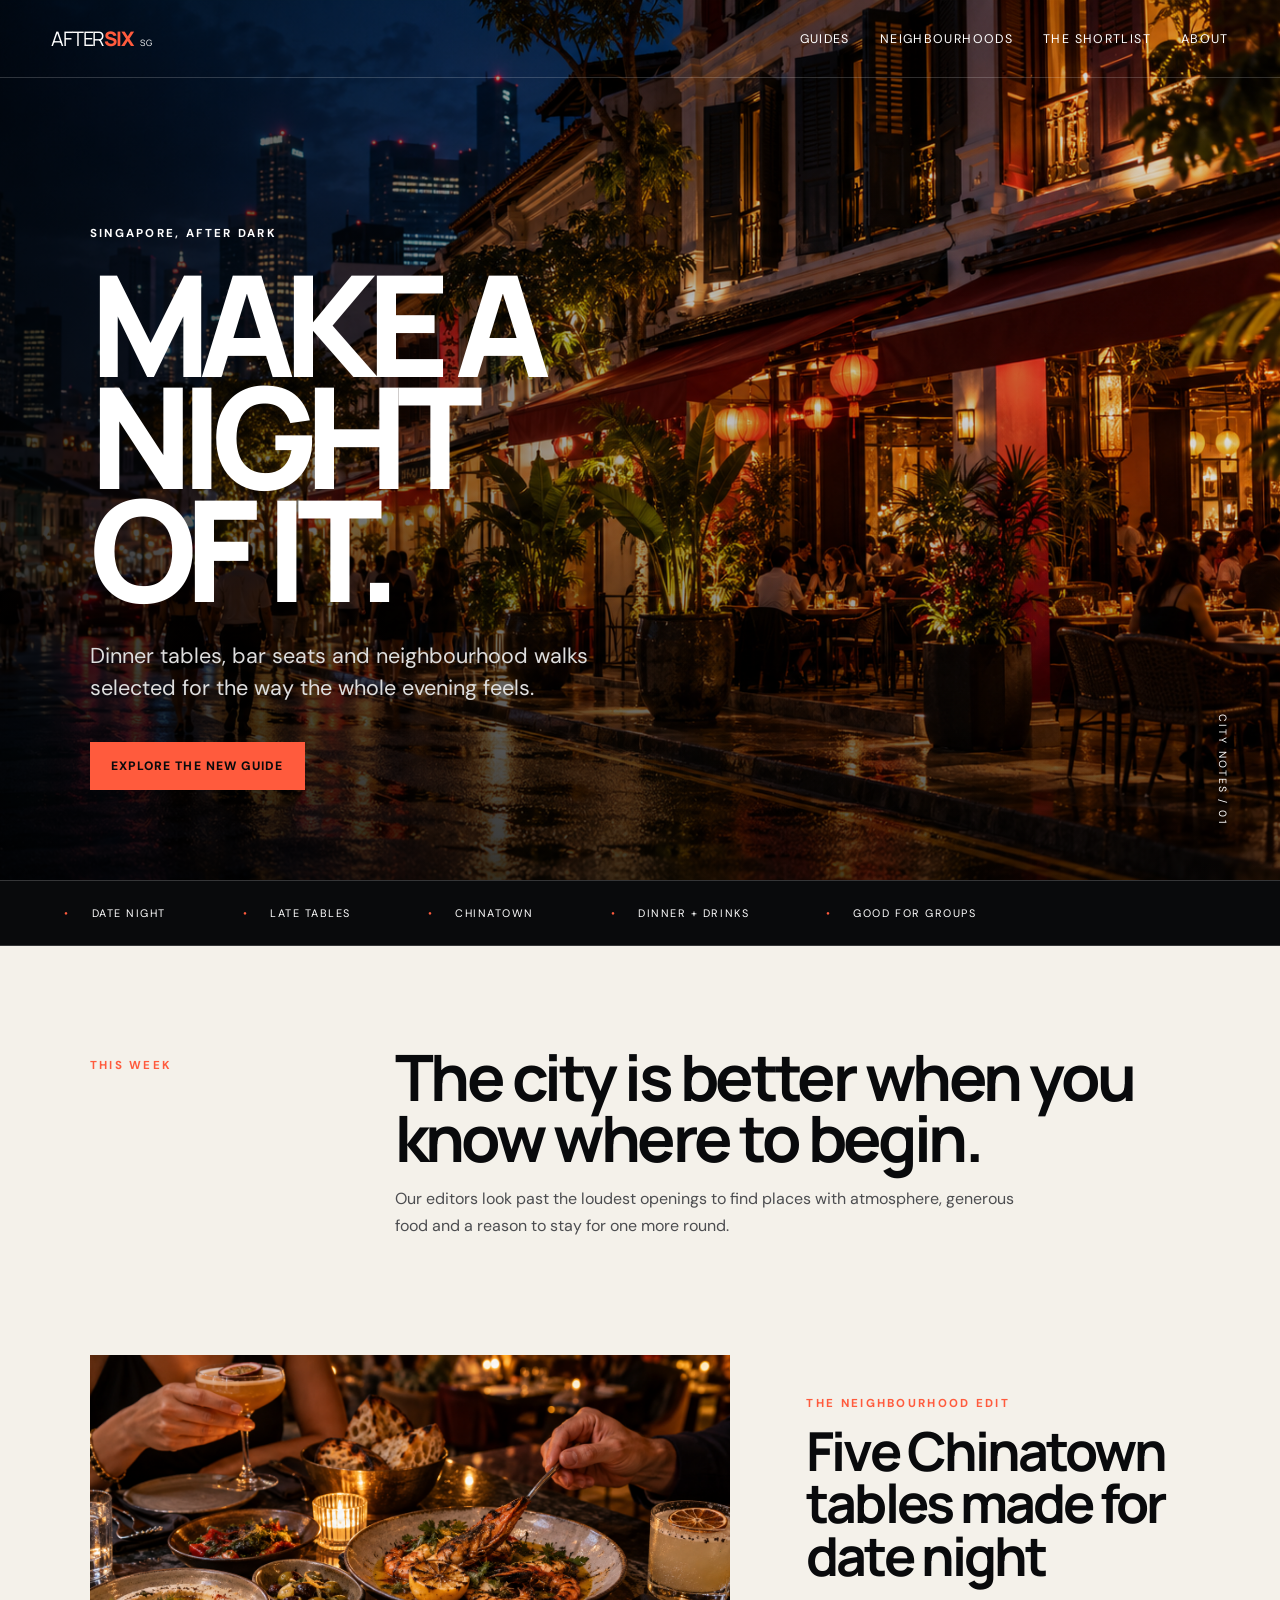
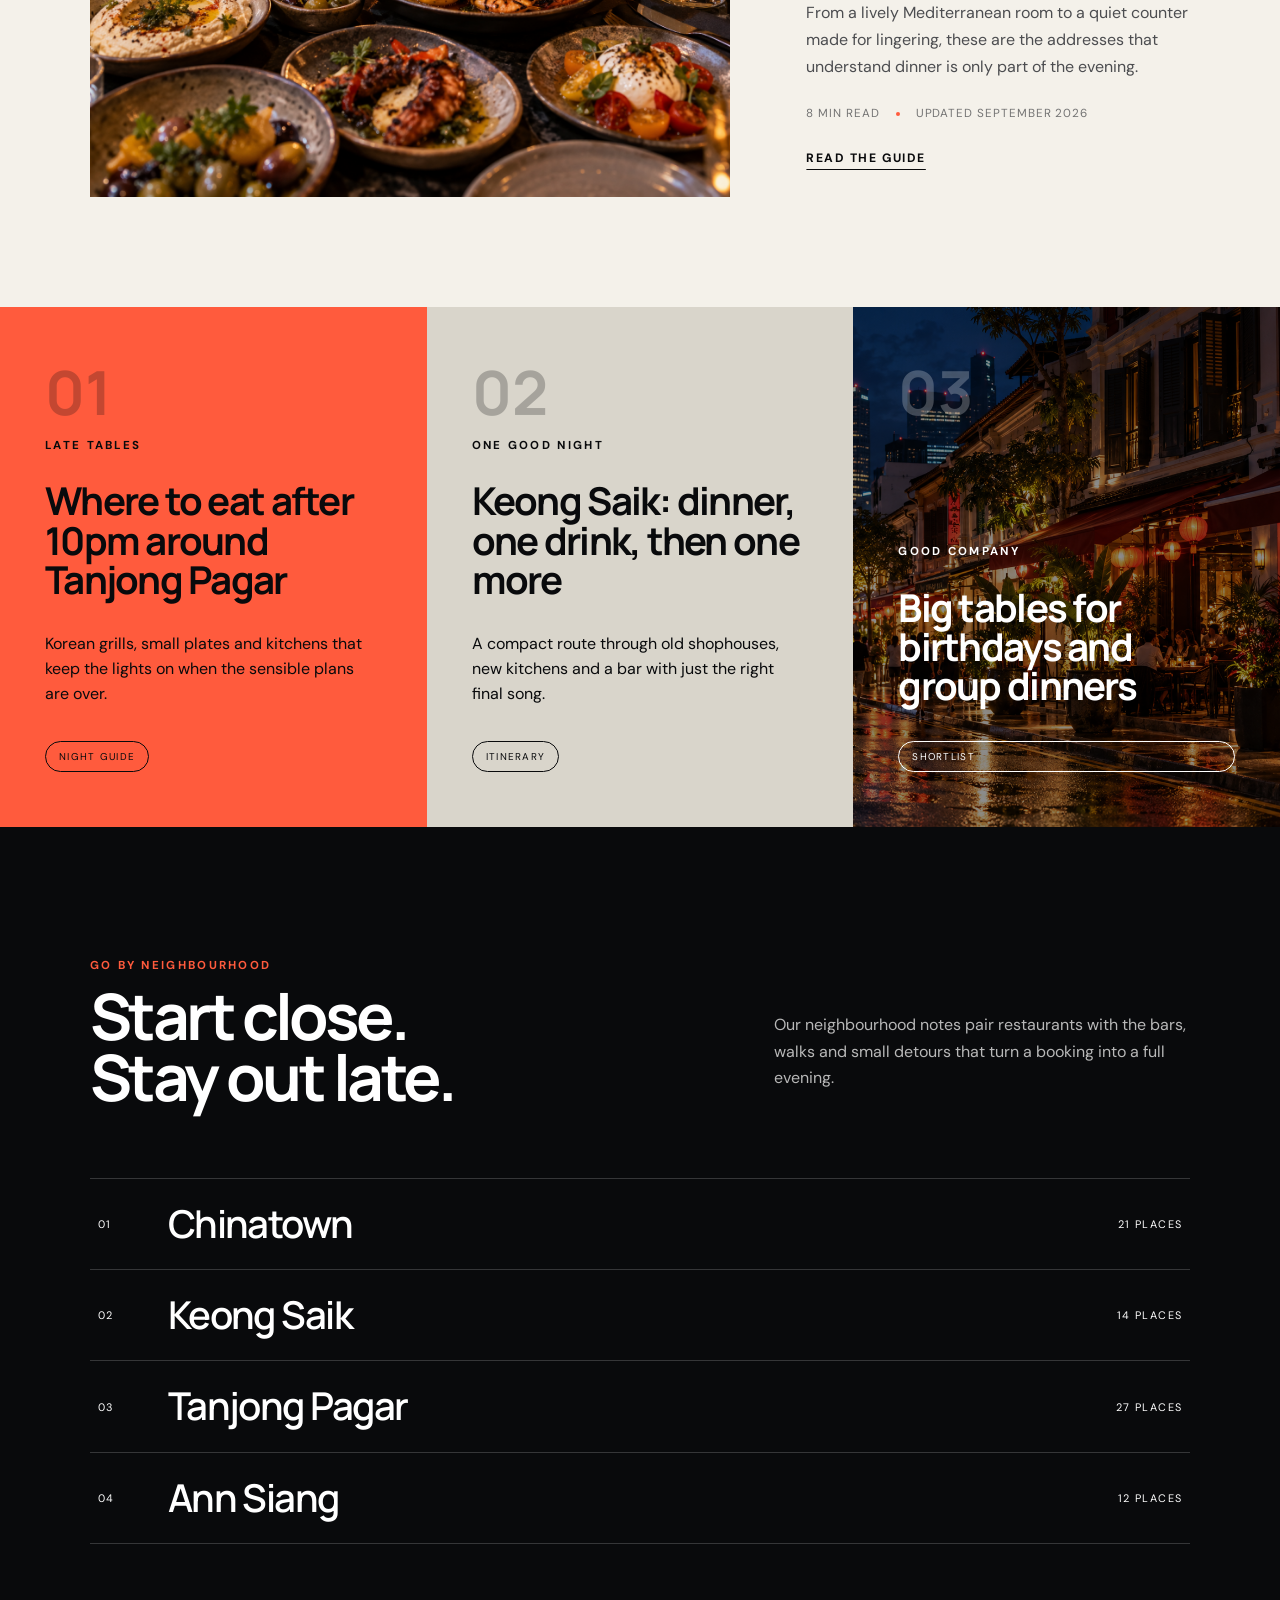
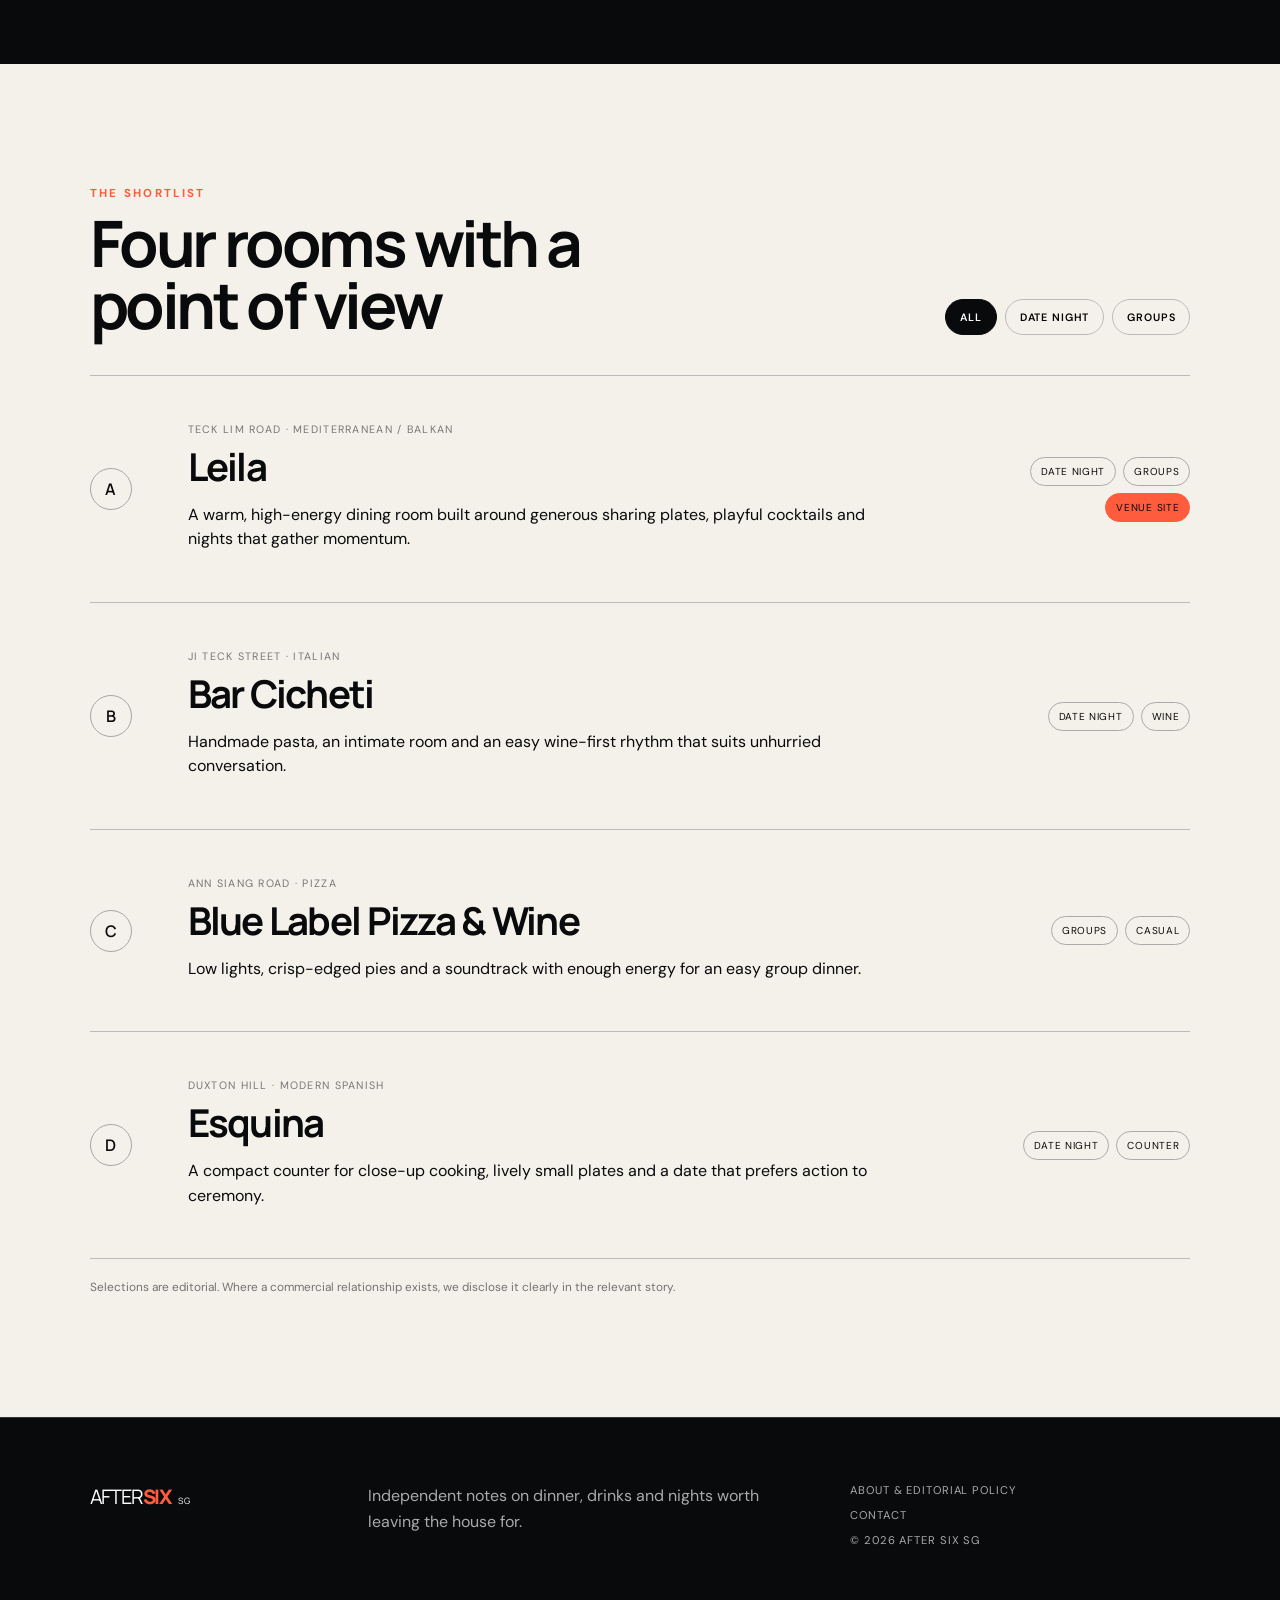
<file: index.html>
<!doctype html>
<html lang="en">
<head>
  <meta charset="utf-8">
  <meta name="viewport" content="width=device-width, initial-scale=1"><link rel="canonical" href="https://aftersixsingapore.com/">
  <title>After Six Singapore — Where the city goes after dark</title>
  <meta name="description" content="Independent notes on dinner, drinks and nights worth leaving the house for in Singapore.">
  <link rel="icon" type="image/svg+xml" href="data:image/svg+xml,%3Csvg xmlns='http://www.w3.org/2000/svg' viewBox='0 0 64 64'%3E%3Crect width='64' height='64' rx='12' fill='%23090a0c'/%3E%3Cpath d='M18 42 32 12l14 30h-8l-2.5-6h-12L21 42h-3Zm8.4-13h6.2L29.5 21l-3.1 8Z' fill='%23ff5b3d'/%3E%3C/svg%3E">
  <link rel="preconnect" href="https://fonts.googleapis.com">
  <link rel="preconnect" href="https://fonts.gstatic.com" crossorigin>
  <link href="https://fonts.googleapis.com/css2?family=DM+Sans:wght@400;500;600;700&family=Manrope:wght@500;600;700;800&display=swap" rel="stylesheet">
  <link rel="stylesheet" href="styles.css">
</head>
<body>
  <header class="topbar">
    <a class="brand" href="index.html" aria-label="After Six Singapore home"><span>AFTER</span><strong>SIX</strong><small>SG</small></a>
    <nav aria-label="Primary navigation">
      <a href="#guides">Guides</a><a href="#neighbourhoods">Neighbourhoods</a><a href="#shortlist">The Shortlist</a><a href="about.html">About</a>
    </nav>
    <button class="menu" type="button" aria-label="Open menu" aria-expanded="false">Menu</button>
  </header>

  <main>
    <section class="hero">
      <img src="assets/singapore-after-dark.png" alt="A lively Singapore dining street glowing after rain">
      <div class="hero-shade"></div>
      <div class="hero-copy">
        <p class="eyebrow">Singapore, after dark</p>
        <h1>Make a night<br>of it.</h1>
        <p>Dinner tables, bar seats and neighbourhood walks selected for the way the whole evening feels.</p>
        <a class="button" href="date-night-chinatown.html">Explore the new guide</a>
      </div>
      <div class="issue">CITY NOTES / 01</div>
    </section>

    <section class="ticker" aria-label="Popular guide topics">
      <span>Date night</span><span>Late tables</span><span>Chinatown</span><span>Dinner + drinks</span><span>Good for groups</span>
    </section>

    <section class="intro" id="guides">
      <p class="eyebrow coral">This week</p>
      <div>
        <h2>The city is better when you know where to begin.</h2>
        <p>Our editors look past the loudest openings to find places with atmosphere, generous food and a reason to stay for one more round.</p>
      </div>
    </section>

    <section class="lead-story">
      <a class="lead-image" href="date-night-chinatown.html"><img src="assets/date-night-table.png" alt="A Mediterranean dinner table set for two"></a>
      <div class="lead-copy">
        <p class="eyebrow coral">The neighbourhood edit</p>
        <h2>Five Chinatown tables made for date night</h2>
        <p>From a lively Mediterranean room to a quiet counter made for lingering, these are the addresses that understand dinner is only part of the evening.</p>
        <div class="meta">8 min read <span></span> Updated September 2026</div>
        <a class="text-link" href="date-night-chinatown.html">Read the guide</a>
      </div>
    </section>

    <section class="guide-grid" aria-label="Latest city guides">
      <article class="story-card hot">
        <div class="card-number">01</div><p class="eyebrow">Late tables</p>
        <h3>Where to eat after 10pm around Tanjong Pagar</h3>
        <p>Korean grills, small plates and kitchens that keep the lights on when the sensible plans are over.</p>
        <span class="pill">Night guide</span>
      </article>
      <article class="story-card cream">
        <div class="card-number">02</div><p class="eyebrow">One good night</p>
        <h3>Keong Saik: dinner, one drink, then one more</h3>
        <p>A compact route through old shophouses, new kitchens and a bar with just the right final song.</p>
        <span class="pill">Itinerary</span>
      </article>
      <article class="story-card photo-card">
        <img src="assets/singapore-after-dark.png" alt="Singapore dining street at night">
        <div><div class="card-number">03</div><p class="eyebrow">Good company</p><h3>Big tables for birthdays and group dinners</h3><span class="pill">Shortlist</span></div>
      </article>
    </section>

    <section class="neighbourhoods" id="neighbourhoods">
      <div class="section-head">
        <div><p class="eyebrow coral">Go by neighbourhood</p><h2>Start close.<br>Stay out late.</h2></div>
        <p>Our neighbourhood notes pair restaurants with the bars, walks and small detours that turn a booking into a full evening.</p>
      </div>
      <div class="hood-list">
        <a href="date-night-chinatown.html"><span>01</span><strong>Chinatown</strong><em>21 places</em></a>
        <a href="date-night-chinatown.html"><span>02</span><strong>Keong Saik</strong><em>14 places</em></a>
        <a href="date-night-chinatown.html"><span>03</span><strong>Tanjong Pagar</strong><em>27 places</em></a>
        <a href="date-night-chinatown.html"><span>04</span><strong>Ann Siang</strong><em>12 places</em></a>
      </div>
    </section>

    <section class="shortlist" id="shortlist">
      <div class="section-head compact">
        <div><p class="eyebrow coral">The shortlist</p><h2>Four rooms with a point of view</h2></div>
        <div class="filters" aria-label="Filter recommendations"><button class="active" data-filter="all">All</button><button data-filter="date">Date night</button><button data-filter="groups">Groups</button></div>
      </div>
      <div class="venue-list">
        <article class="venue" data-kind="date groups"><div class="venue-index">A</div><div><p class="venue-area">Teck Lim Road · Mediterranean / Balkan</p><h3>Leila</h3><p>A warm, high-energy dining room built around generous sharing plates, playful cocktails and nights that gather momentum.</p></div><div class="venue-tags"><span>Date night</span><span>Groups</span><a href="https://www.leilasingapore.com/" target="_blank" rel="noopener">Venue site</a></div></article>
        <article class="venue" data-kind="date"><div class="venue-index">B</div><div><p class="venue-area">Ji Teck Street · Italian</p><h3>Bar Cicheti</h3><p>Handmade pasta, an intimate room and an easy wine-first rhythm that suits unhurried conversation.</p></div><div class="venue-tags"><span>Date night</span><span>Wine</span></div></article>
        <article class="venue" data-kind="groups"><div class="venue-index">C</div><div><p class="venue-area">Ann Siang Road · Pizza</p><h3>Blue Label Pizza & Wine</h3><p>Low lights, crisp-edged pies and a soundtrack with enough energy for an easy group dinner.</p></div><div class="venue-tags"><span>Groups</span><span>Casual</span></div></article>
        <article class="venue" data-kind="date"><div class="venue-index">D</div><div><p class="venue-area">Duxton Hill · Modern Spanish</p><h3>Esquina</h3><p>A compact counter for close-up cooking, lively small plates and a date that prefers action to ceremony.</p></div><div class="venue-tags"><span>Date night</span><span>Counter</span></div></article>
      </div>
      <p class="disclosure-note">Selections are editorial. Where a commercial relationship exists, we disclose it clearly in the relevant story.</p>
    </section>
  </main>

  <footer>
    <a class="brand" href="index.html"><span>AFTER</span><strong>SIX</strong><small>SG</small></a>
    <p>Independent notes on dinner, drinks and nights worth leaving the house for.</p>
    <div><a href="about.html">About & editorial policy</a><a href="mailto:hello@aftersix.sg">Contact</a><span>© 2026 After Six SG</span></div>
  </footer>

  <script src="script.js"></script>
</body>
</html>
</file>
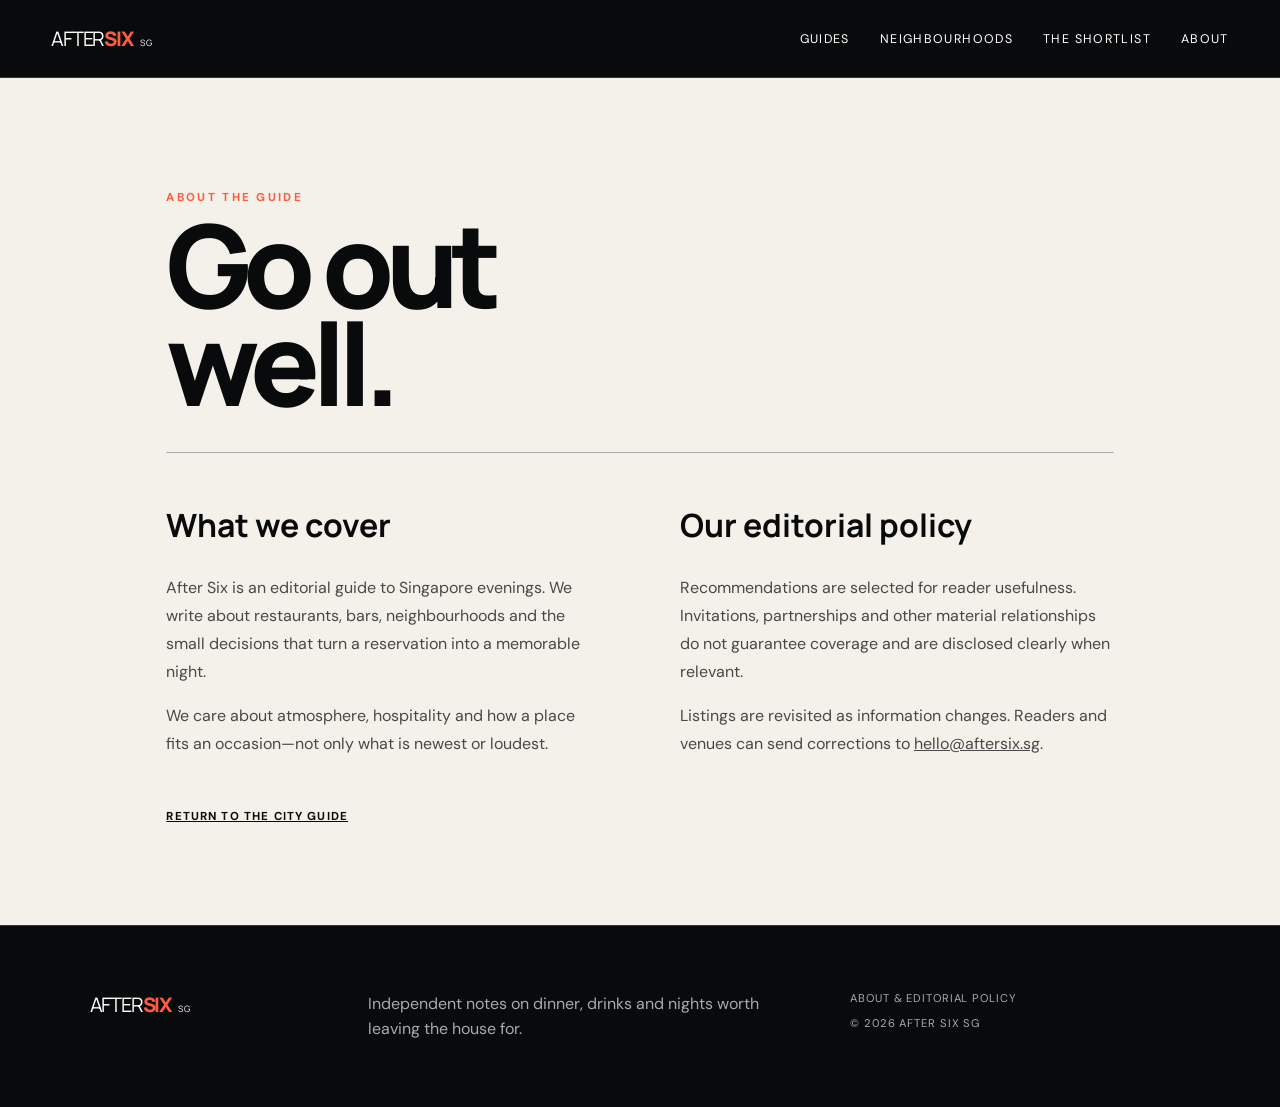
<file: about.html>
<!doctype html><html lang="en"><head><meta charset="utf-8"><meta name="viewport" content="width=device-width, initial-scale=1"><link rel="canonical" href="https://aftersixsingapore.com/about.html"><title>About — After Six SG</title><link rel="icon" type="image/svg+xml" href="data:image/svg+xml,%3Csvg xmlns='http://www.w3.org/2000/svg' viewBox='0 0 64 64'%3E%3Crect width='64' height='64' rx='12' fill='%23090a0c'/%3E%3Cpath d='M18 42 32 12l14 30h-8l-2.5-6h-12L21 42h-3Zm8.4-13h6.2L29.5 21l-3.1 8Z' fill='%23ff5b3d'/%3E%3C/svg%3E"><link rel="preconnect" href="https://fonts.googleapis.com"><link rel="preconnect" href="https://fonts.gstatic.com" crossorigin><link href="https://fonts.googleapis.com/css2?family=DM+Sans:wght@400;500;600;700&family=Manrope:wght@500;600;700;800&display=swap" rel="stylesheet"><link rel="stylesheet" href="styles.css"></head><body><header class="topbar solid"><a class="brand" href="index.html"><span>AFTER</span><strong>SIX</strong><small>SG</small></a><nav><a href="index.html#guides">Guides</a><a href="index.html#neighbourhoods">Neighbourhoods</a><a href="index.html#shortlist">The Shortlist</a><a href="about.html">About</a></nav><button class="menu" type="button" aria-label="Open menu">Menu</button></header><main class="about-wrap"><p class="eyebrow coral">About the guide</p><h1>Go out<br>well.</h1><div class="about-grid"><section><h2>What we cover</h2><p>After Six is an editorial guide to Singapore evenings. We write about restaurants, bars, neighbourhoods and the small decisions that turn a reservation into a memorable night.</p><p>We care about atmosphere, hospitality and how a place fits an occasion—not only what is newest or loudest.</p></section><section><h2>Our editorial policy</h2><p>Recommendations are selected for reader usefulness. Invitations, partnerships and other material relationships do not guarantee coverage and are disclosed clearly when relevant.</p><p>Listings are revisited as information changes. Readers and venues can send corrections to <a href="mailto:hello@aftersix.sg">hello@aftersix.sg</a>.</p></section></div><a class="back-link" href="index.html">Return to the city guide</a></main><footer><a class="brand" href="index.html"><span>AFTER</span><strong>SIX</strong><small>SG</small></a><p>Independent notes on dinner, drinks and nights worth leaving the house for.</p><div><a href="about.html">About & editorial policy</a><span>© 2026 After Six SG</span></div></footer><script src="script.js"></script></body></html>
</file>
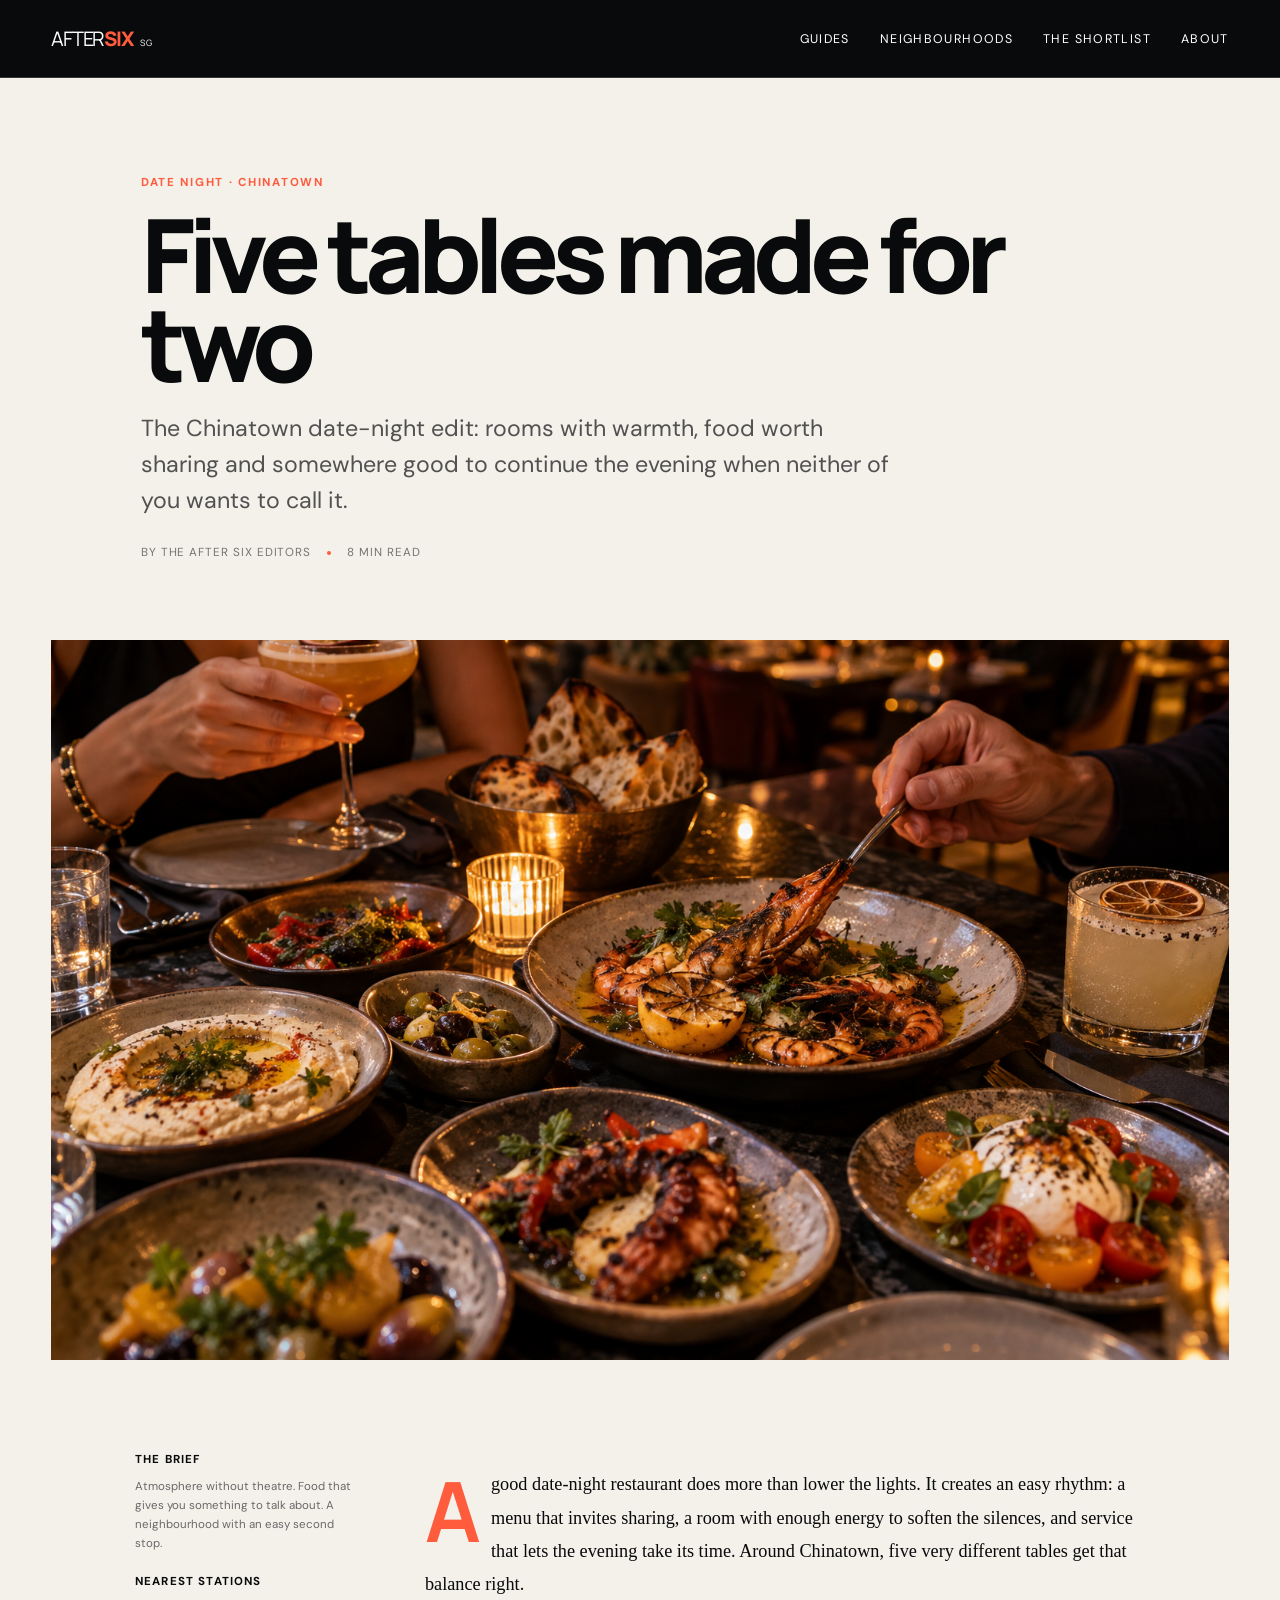
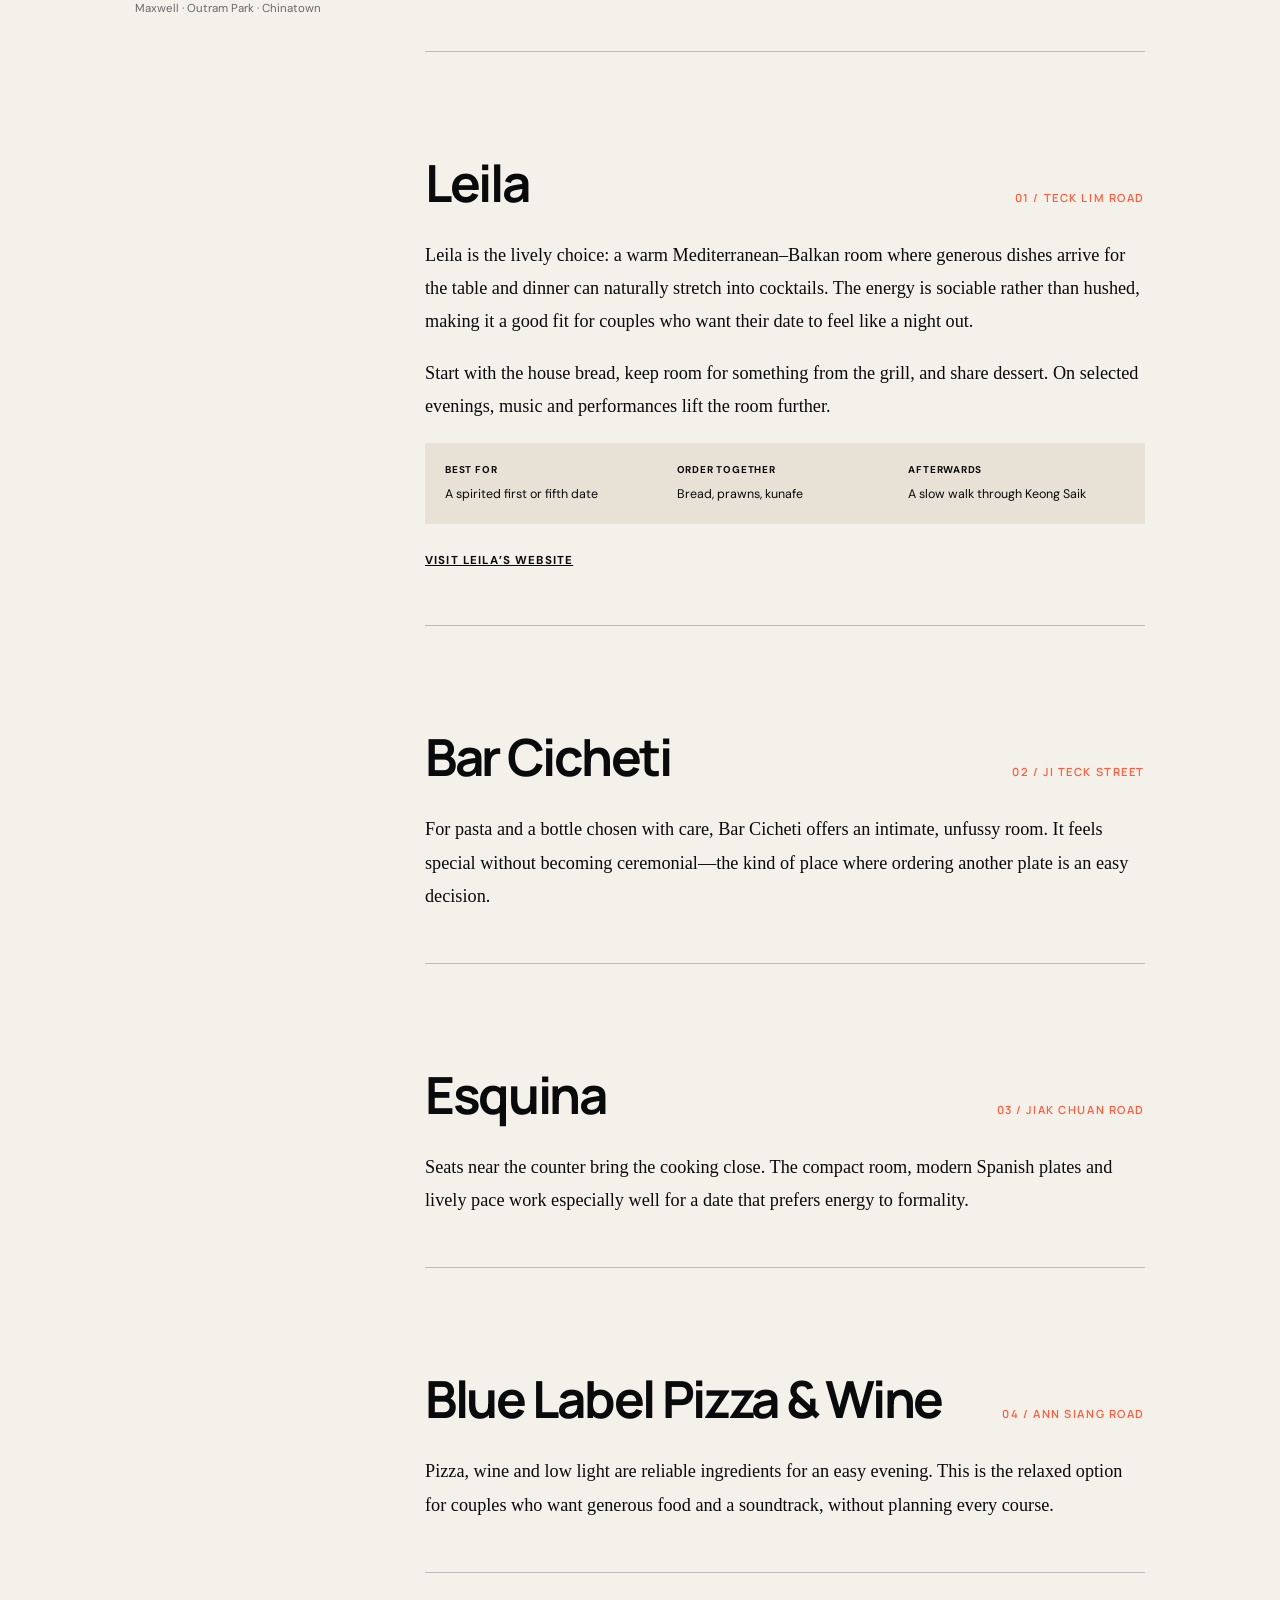
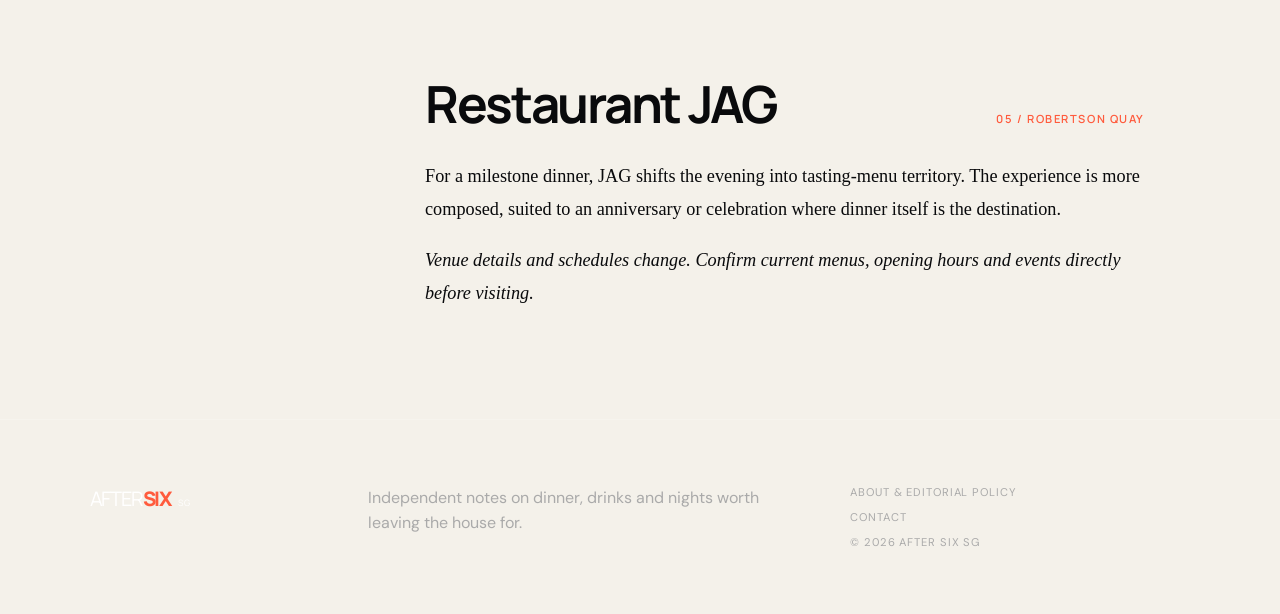
<file: date-night-chinatown.html>
<!doctype html><html lang="en"><head><meta charset="utf-8"><meta name="viewport" content="width=device-width, initial-scale=1"><link rel="canonical" href="https://aftersixsingapore.com/date-night-chinatown.html"><title>Five Chinatown Tables Made for Date Night — After Six SG</title><meta name="description" content="Five atmospheric Chinatown restaurants for a Singapore date night."><link rel="icon" type="image/svg+xml" href="data:image/svg+xml,%3Csvg xmlns='http://www.w3.org/2000/svg' viewBox='0 0 64 64'%3E%3Crect width='64' height='64' rx='12' fill='%23090a0c'/%3E%3Cpath d='M18 42 32 12l14 30h-8l-2.5-6h-12L21 42h-3Zm8.4-13h6.2L29.5 21l-3.1 8Z' fill='%23ff5b3d'/%3E%3C/svg%3E"><link rel="preconnect" href="https://fonts.googleapis.com"><link rel="preconnect" href="https://fonts.gstatic.com" crossorigin><link href="https://fonts.googleapis.com/css2?family=DM+Sans:wght@400;500;600;700&family=Manrope:wght@500;600;700;800&display=swap" rel="stylesheet"><link rel="stylesheet" href="styles.css"></head><body class="article-page"><header class="topbar solid"><a class="brand" href="index.html"><span>AFTER</span><strong>SIX</strong><small>SG</small></a><nav><a href="index.html#guides">Guides</a><a href="index.html#neighbourhoods">Neighbourhoods</a><a href="index.html#shortlist">The Shortlist</a><a href="about.html">About</a></nav><button class="menu" type="button" aria-label="Open menu" aria-expanded="false">Menu</button></header><main><header class="article-hero"><p class="kicker">Date night · Chinatown</p><h1>Five tables made for two</h1><p class="dek">The Chinatown date-night edit: rooms with warmth, food worth sharing and somewhere good to continue the evening when neither of you wants to call it.</p><div class="meta">By The After Six Editors <span></span> 8 min read</div></header><img class="article-image" src="assets/date-night-table.png" alt="A candlelit table filled with Mediterranean plates"><div class="article-body"><aside class="article-aside"><strong>The brief</strong>Atmosphere without theatre. Food that gives you something to talk about. A neighbourhood with an easy second stop.<br><br><strong>Nearest stations</strong>Maxwell · Outram Park · Chinatown</aside><article class="prose"><p>A good date-night restaurant does more than lower the lights. It creates an easy rhythm: a menu that invites sharing, a room with enough energy to soften the silences, and service that lets the evening take its time. Around Chinatown, five very different tables get that balance right.</p><section class="place"><div class="place-top"><h2>Leila</h2><span class="place-no">01 / TECK LIM ROAD</span></div><p>Leila is the lively choice: a warm Mediterranean–Balkan room where generous dishes arrive for the table and dinner can naturally stretch into cocktails. The energy is sociable rather than hushed, making it a good fit for couples who want their date to feel like a night out.</p><p>Start with the house bread, keep room for something from the grill, and share dessert. On selected evenings, music and performances lift the room further.</p><div class="facts"><div><strong>Best for</strong>A spirited first or fifth date</div><div><strong>Order together</strong>Bread, prawns, kunafe</div><div><strong>Afterwards</strong>A slow walk through Keong Saik</div></div><p><a href="https://www.leilasingapore.com/" target="_blank" rel="noopener">Visit Leila’s website</a></p></section><section class="place"><div class="place-top"><h2>Bar Cicheti</h2><span class="place-no">02 / JI TECK STREET</span></div><p>For pasta and a bottle chosen with care, Bar Cicheti offers an intimate, unfussy room. It feels special without becoming ceremonial—the kind of place where ordering another plate is an easy decision.</p></section><section class="place"><div class="place-top"><h2>Esquina</h2><span class="place-no">03 / JIAK CHUAN ROAD</span></div><p>Seats near the counter bring the cooking close. The compact room, modern Spanish plates and lively pace work especially well for a date that prefers energy to formality.</p></section><section class="place"><div class="place-top"><h2>Blue Label Pizza & Wine</h2><span class="place-no">04 / ANN SIANG ROAD</span></div><p>Pizza, wine and low light are reliable ingredients for an easy evening. This is the relaxed option for couples who want generous food and a soundtrack, without planning every course.</p></section><section class="place"><div class="place-top"><h2>Restaurant JAG</h2><span class="place-no">05 / ROBERTSON QUAY</span></div><p>For a milestone dinner, JAG shifts the evening into tasting-menu territory. The experience is more composed, suited to an anniversary or celebration where dinner itself is the destination.</p></section><p><em>Venue details and schedules change. Confirm current menus, opening hours and events directly before visiting.</em></p></article></div></main><footer><a class="brand" href="index.html"><span>AFTER</span><strong>SIX</strong><small>SG</small></a><p>Independent notes on dinner, drinks and nights worth leaving the house for.</p><div><a href="about.html">About & editorial policy</a><a href="mailto:hello@aftersix.sg">Contact</a><span>© 2026 After Six SG</span></div></footer><script src="script.js"></script></body></html>
</file>
<file: styles.css>
:root{--ink:#090a0c;--paper:#f4f1ea;--coral:#ff5b3d;--muted:#a6a6a6;--line:rgba(255,255,255,.18)}*{box-sizing:border-box}html{scroll-behavior:smooth}body{margin:0;background:var(--ink);color:#fff;font-family:"DM Sans",sans-serif;font-size:16px}img{max-width:100%;display:block}a{color:inherit}.topbar{height:78px;padding:0 clamp(20px,4vw,68px);display:flex;align-items:center;justify-content:space-between;border-bottom:1px solid var(--line);position:absolute;z-index:10;width:100%}.topbar.solid{position:relative;background:var(--ink)}.brand{color:#fff;text-decoration:none;display:flex;align-items:baseline;letter-spacing:-.06em;font-family:Manrope,sans-serif;font-size:1.25rem}.brand strong{color:var(--coral);font-weight:800}.brand small{font-size:.55rem;margin-left:7px;letter-spacing:.12em}.topbar nav{display:flex;gap:30px}.topbar nav a{color:#fff;text-decoration:none;font-size:.78rem;text-transform:uppercase;letter-spacing:.11em}.topbar nav a:hover{color:var(--coral)}.menu{display:none;background:none;border:0;color:#fff;text-transform:uppercase;letter-spacing:.1em}.hero{height:min(880px,100vh);min-height:690px;position:relative;display:flex;align-items:flex-end;overflow:hidden}.hero>img{position:absolute;width:100%;height:100%;object-fit:cover}.hero-shade{position:absolute;inset:0;background:linear-gradient(90deg,rgba(0,0,0,.77) 0%,rgba(0,0,0,.25) 58%,rgba(0,0,0,.12)),linear-gradient(0deg,rgba(0,0,0,.65),transparent 45%)}.hero-copy{position:relative;z-index:2;padding:0 clamp(22px,7vw,110px) 10vh;max-width:800px}.eyebrow{text-transform:uppercase;font-weight:700;letter-spacing:.2em;font-size:.72rem}.hero h1{font:800 clamp(4.8rem,11vw,9.5rem)/.8 Manrope,sans-serif;letter-spacing:-.08em;text-transform:uppercase;margin:.18em 0 .25em}.hero-copy>p:not(.eyebrow){font-size:clamp(1rem,1.7vw,1.35rem);line-height:1.5;max-width:520px;color:#ddd}.button{display:inline-flex;background:var(--coral);color:var(--ink);font-weight:800;text-transform:uppercase;letter-spacing:.09em;font-size:.76rem;text-decoration:none;padding:16px 21px;margin-top:16px;transition:.2s}.button:hover{background:#fff}.issue{position:absolute;right:clamp(22px,4vw,64px);bottom:6vh;z-index:2;writing-mode:vertical-rl;font-size:.66rem;letter-spacing:.2em}.ticker{min-height:66px;display:flex;align-items:center;gap:clamp(28px,6vw,90px);overflow:hidden;padding:0 5vw;border-top:1px solid var(--line);border-bottom:1px solid var(--line);text-transform:uppercase;font-size:.68rem;letter-spacing:.14em;white-space:nowrap}.ticker span:before{content:"•";color:var(--coral);margin-right:22px}.intro{display:grid;grid-template-columns:1fr 3fr;gap:40px;padding:100px clamp(22px,7vw,110px);background:var(--paper);color:var(--ink)}.intro h2,.section-head h2{font:700 clamp(2.6rem,5vw,5rem)/.96 Manrope,sans-serif;letter-spacing:-.055em;max-width:950px;margin:0}.intro div>p{max-width:640px;line-height:1.7;color:#4c4d50}.coral{color:var(--coral)}.lead-story{display:grid;grid-template-columns:1.25fr .75fr;background:var(--paper);color:var(--ink);padding:0 clamp(22px,7vw,110px) 110px;gap:clamp(35px,6vw,90px);align-items:center}.lead-image{overflow:hidden}.lead-image img{aspect-ratio:1.45;object-fit:cover;transition:transform .6s}.lead-image:hover img{transform:scale(1.025)}.lead-copy h2{font:700 clamp(2.4rem,4.2vw,4.5rem)/.98 Manrope,sans-serif;letter-spacing:-.055em;margin:.25em 0}.lead-copy>p:not(.eyebrow){line-height:1.7;color:#4c4d50}.meta{font-size:.73rem;text-transform:uppercase;letter-spacing:.08em;color:#737373;margin:25px 0}.meta span{display:inline-block;width:4px;height:4px;background:var(--coral);border-radius:50%;vertical-align:middle;margin:0 12px}.text-link{font-size:.76rem;text-transform:uppercase;letter-spacing:.12em;font-weight:700;text-underline-offset:7px}.guide-grid{display:grid;grid-template-columns:repeat(3,1fr);min-height:520px}.story-card{position:relative;padding:55px 45px;display:flex;flex-direction:column;align-items:flex-start}.story-card.hot{background:var(--coral);color:var(--ink)}.story-card.cream{background:#d9d5cb;color:var(--ink)}.card-number{font:700 3.8rem/1 Manrope,sans-serif;opacity:.24;margin-bottom:auto}.story-card h3{font:700 clamp(1.9rem,3vw,3.1rem)/1.02 Manrope,sans-serif;letter-spacing:-.045em;margin:.45em 0}.story-card p:not(.eyebrow){line-height:1.55;max-width:420px}.pill{border:1px solid currentColor;border-radius:100px;padding:8px 13px;text-transform:uppercase;font-size:.62rem;letter-spacing:.13em;margin-top:18px}.photo-card{padding:0;overflow:hidden}.photo-card img{width:100%;height:100%;object-fit:cover;position:absolute;filter:brightness(.55)}.photo-card>div{position:relative;padding:55px 45px;display:flex;flex-direction:column;height:100%;z-index:1}.neighbourhoods{padding:120px clamp(22px,7vw,110px);background:var(--ink)}.section-head{display:grid;grid-template-columns:1.5fr 1fr;gap:60px;align-items:end;margin-bottom:70px}.section-head>p{color:#b8b8b8;line-height:1.65;max-width:500px}.hood-list{border-top:1px solid var(--line)}.hood-list a{display:grid;grid-template-columns:70px 1fr auto;align-items:center;text-decoration:none;padding:26px 8px;border-bottom:1px solid var(--line);transition:.2s}.hood-list a:hover{color:var(--coral);padding-left:18px}.hood-list span,.hood-list em{font-size:.68rem;text-transform:uppercase;letter-spacing:.13em;font-style:normal}.hood-list strong{font:600 clamp(1.7rem,3vw,3rem)/1 Manrope,sans-serif;letter-spacing:-.04em}.shortlist{background:var(--paper);color:var(--ink);padding:110px clamp(22px,7vw,110px)}.section-head.compact{margin-bottom:40px}.filters{display:flex;gap:8px;justify-content:flex-end;flex-wrap:wrap}.filters button{border:1px solid #bbb;background:transparent;border-radius:100px;padding:10px 14px;font:600 .67rem "DM Sans";text-transform:uppercase;letter-spacing:.08em;cursor:pointer}.filters button.active{background:var(--ink);color:#fff;border-color:var(--ink)}.venue{display:grid;grid-template-columns:70px 1fr 180px;gap:28px;padding:34px 0;border-top:1px solid #bbb;align-items:center}.venue[hidden]{display:none}.venue-index{width:42px;height:42px;display:grid;place-items:center;border:1px solid #a7a7a7;border-radius:50%;font:600 1rem Manrope}.venue-area{font-size:.67rem;text-transform:uppercase;letter-spacing:.12em;color:#777}.venue h3{font:700 clamp(2rem,3vw,3.2rem)/1 Manrope,sans-serif;letter-spacing:-.045em;margin:.2em 0}.venue p{line-height:1.55;max-width:690px}.venue-tags{display:flex;gap:7px;justify-content:flex-end;flex-wrap:wrap}.venue-tags span,.venue-tags a{font-size:.63rem;text-transform:uppercase;letter-spacing:.07em;border:1px solid #aaa;border-radius:100px;padding:7px 10px;text-decoration:none}.venue-tags a{background:var(--coral);border-color:var(--coral)}.disclosure-note{font-size:.74rem;color:#737373;border-top:1px solid #bbb;padding-top:20px;margin-top:0}footer{padding:65px clamp(22px,7vw,110px);display:grid;grid-template-columns:.7fr 1.3fr 1fr;gap:40px;align-items:start;border-top:1px solid var(--line)}footer>p{color:#aaa;line-height:1.6;max-width:400px;margin:0}footer>div{display:flex;flex-direction:column;gap:11px;font-size:.7rem;text-transform:uppercase;letter-spacing:.08em;color:#aaa}footer a{text-decoration:none}footer a:hover{color:var(--coral)}

.article-page{background:var(--paper);color:var(--ink)}.article-hero{padding:85px clamp(22px,11vw,180px) 55px}.article-hero .kicker{color:var(--coral);font-weight:700;text-transform:uppercase;letter-spacing:.15em;font-size:.72rem}.article-hero h1{font:800 clamp(3.5rem,8vw,8rem)/.87 Manrope,sans-serif;letter-spacing:-.07em;max-width:1100px;margin:.2em 0}.dek{font-size:clamp(1.1rem,2vw,1.45rem);line-height:1.55;max-width:750px;color:#515151}.article-image{width:calc(100% - 8vw);height:min(68vw,720px);object-fit:cover;margin:0 auto}.article-body{display:grid;grid-template-columns:220px minmax(0,720px);gap:70px;justify-content:center;padding:90px 5vw}.article-aside{font-size:.72rem;line-height:1.65;color:#696969}.article-aside strong{display:block;color:var(--ink);text-transform:uppercase;letter-spacing:.1em;margin-bottom:8px}.prose{font-family:Georgia,serif;font-size:1.14rem;line-height:1.82}.prose>p:first-child:first-letter{font:700 5.2rem/.75 Manrope,sans-serif;float:left;margin:11px 10px 0 0;color:var(--coral)}.prose h2{font:700 clamp(2rem,4vw,3.3rem)/1 Manrope,sans-serif;letter-spacing:-.045em;margin:1.5em 0 .25em}.place{border-top:1px solid #bbb;padding-top:28px;margin-top:50px}.place-top{display:flex;justify-content:space-between;gap:25px;align-items:baseline}.place-no{font:600 .7rem Manrope;letter-spacing:.14em;color:var(--coral)}.place .facts{font-family:"DM Sans";font-size:.78rem;background:#e7e1d6;padding:18px 20px;margin-top:20px;display:grid;grid-template-columns:repeat(3,1fr);gap:15px}.place .facts strong{display:block;text-transform:uppercase;letter-spacing:.08em;font-size:.62rem;margin-bottom:4px}.place a{font-family:"DM Sans";font-size:.72rem;text-transform:uppercase;letter-spacing:.1em;font-weight:700}.about-wrap{background:var(--paper);color:var(--ink);min-height:70vh;padding:100px clamp(22px,13vw,220px)}.about-wrap h1{font:800 clamp(4rem,9vw,9rem)/.85 Manrope;letter-spacing:-.07em;margin:.1em 0 .35em}.about-grid{display:grid;grid-template-columns:1fr 1fr;gap:80px;border-top:1px solid #aaa;padding-top:50px}.about-grid h2{font:700 2rem Manrope;margin-top:0}.about-grid p{line-height:1.75;color:#484848}.back-link{display:inline-block;margin-top:35px;text-transform:uppercase;font-weight:700;font-size:.72rem;letter-spacing:.1em}

@media(max-width:900px){.lead-story,.section-head,footer{grid-template-columns:1fr}.guide-grid{grid-template-columns:1fr}.story-card{min-height:430px}.venue{grid-template-columns:55px 1fr}.venue-tags{grid-column:2;justify-content:flex-start}.article-body{grid-template-columns:1fr;gap:30px}.article-aside{border-bottom:1px solid #bbb;padding-bottom:20px}.about-grid{grid-template-columns:1fr;gap:25px}}
@media(max-width:760px){.topbar{height:66px}.topbar nav{display:none;position:absolute;top:66px;left:0;right:0;background:var(--ink);padding:24px;flex-direction:column;border-top:1px solid var(--line)}.topbar nav.open{display:flex}.menu{display:block}.hero{min-height:680px}.hero-copy{padding-bottom:75px}.hero h1{font-size:4.5rem}.issue{display:none}.intro{grid-template-columns:1fr;padding-top:70px}.intro h2{font-size:2.9rem}.lead-story{grid-template-columns:1fr;padding-bottom:70px}.lead-copy h2{font-size:2.7rem}.guide-grid{display:block}.story-card{min-height:430px;padding:38px 24px}.photo-card>div{padding:38px 24px}.neighbourhoods,.shortlist{padding-top:75px;padding-bottom:75px}.section-head{gap:25px;margin-bottom:40px}.section-head h2{font-size:3rem}.hood-list a{grid-template-columns:45px 1fr}.hood-list em{display:none}.venue{grid-template-columns:42px 1fr;gap:12px}.venue p{font-size:.92rem}.article-hero{padding-top:60px}.article-hero h1{font-size:3.8rem}.article-image{width:100%;height:65vw;min-height:330px}.article-body{padding-top:55px}.place .facts{grid-template-columns:1fr}.about-wrap{padding-top:70px}.about-grid{grid-template-columns:1fr}}
</file>
